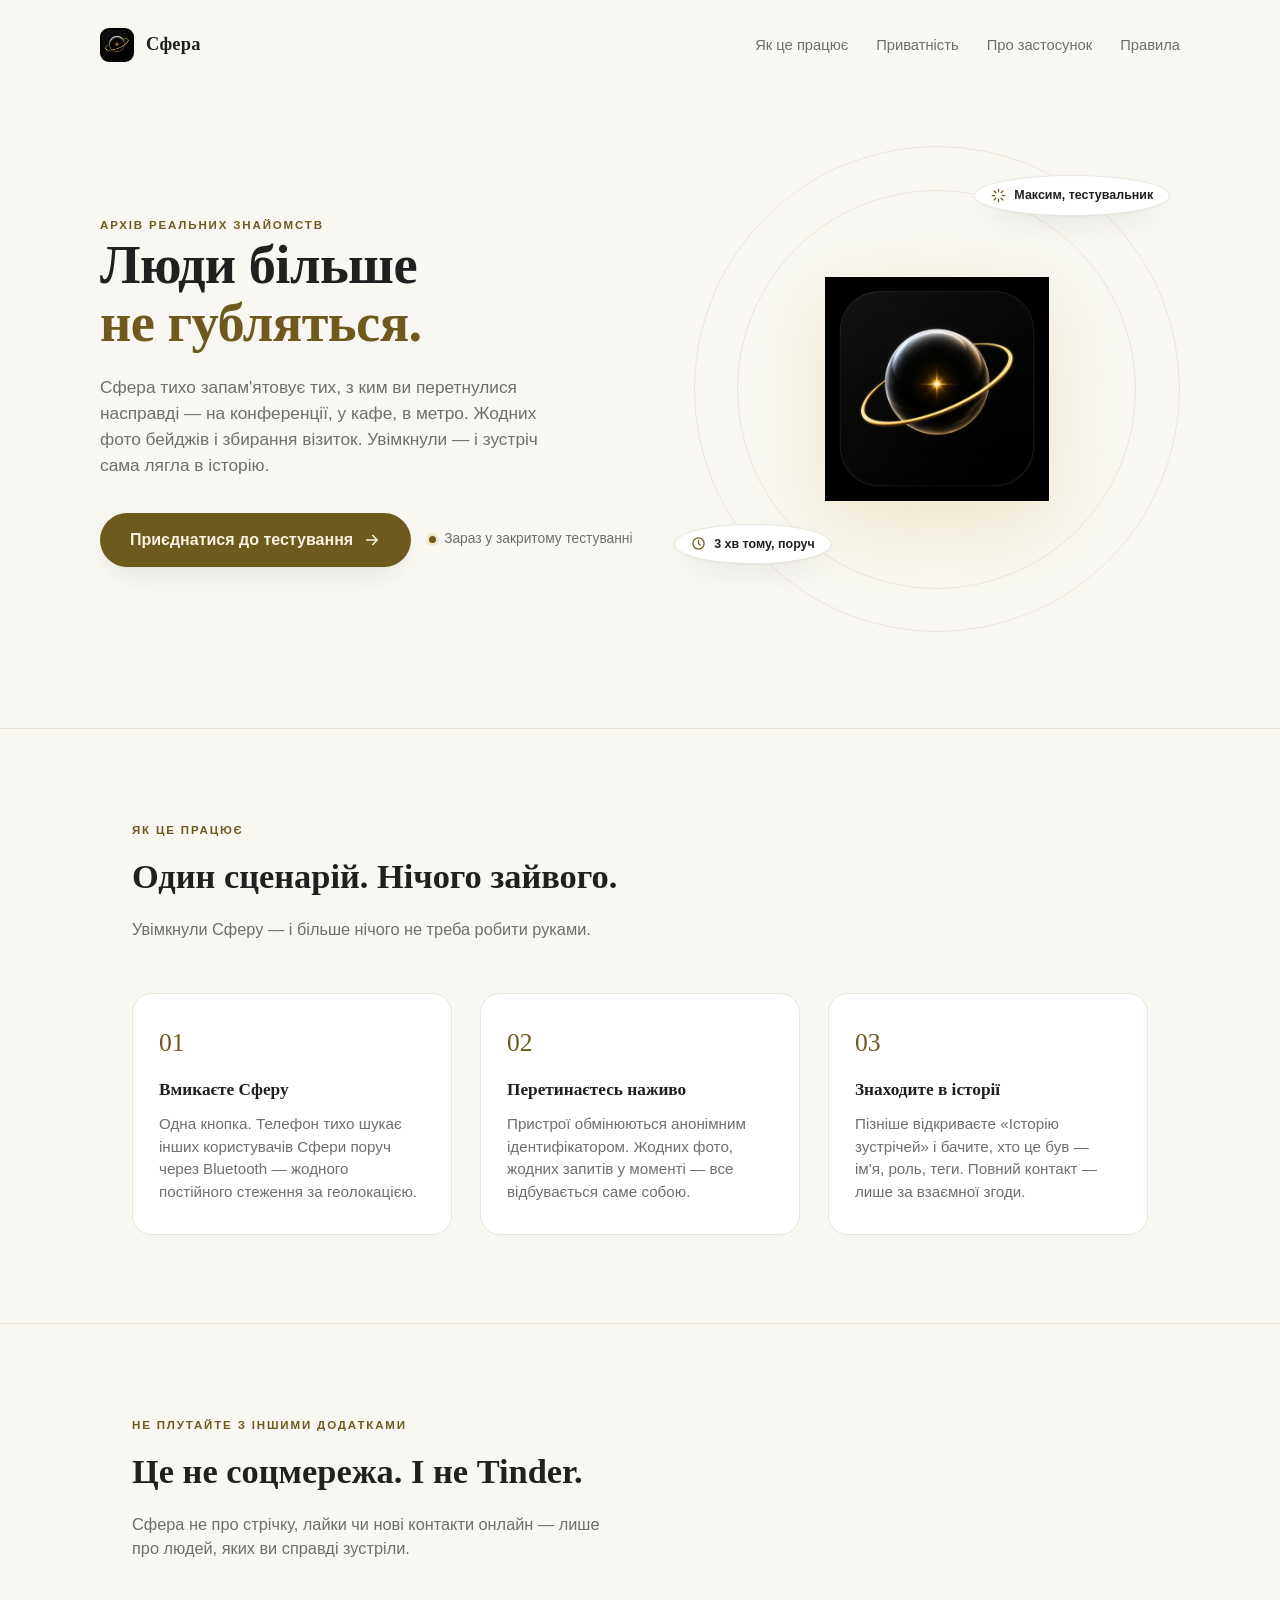
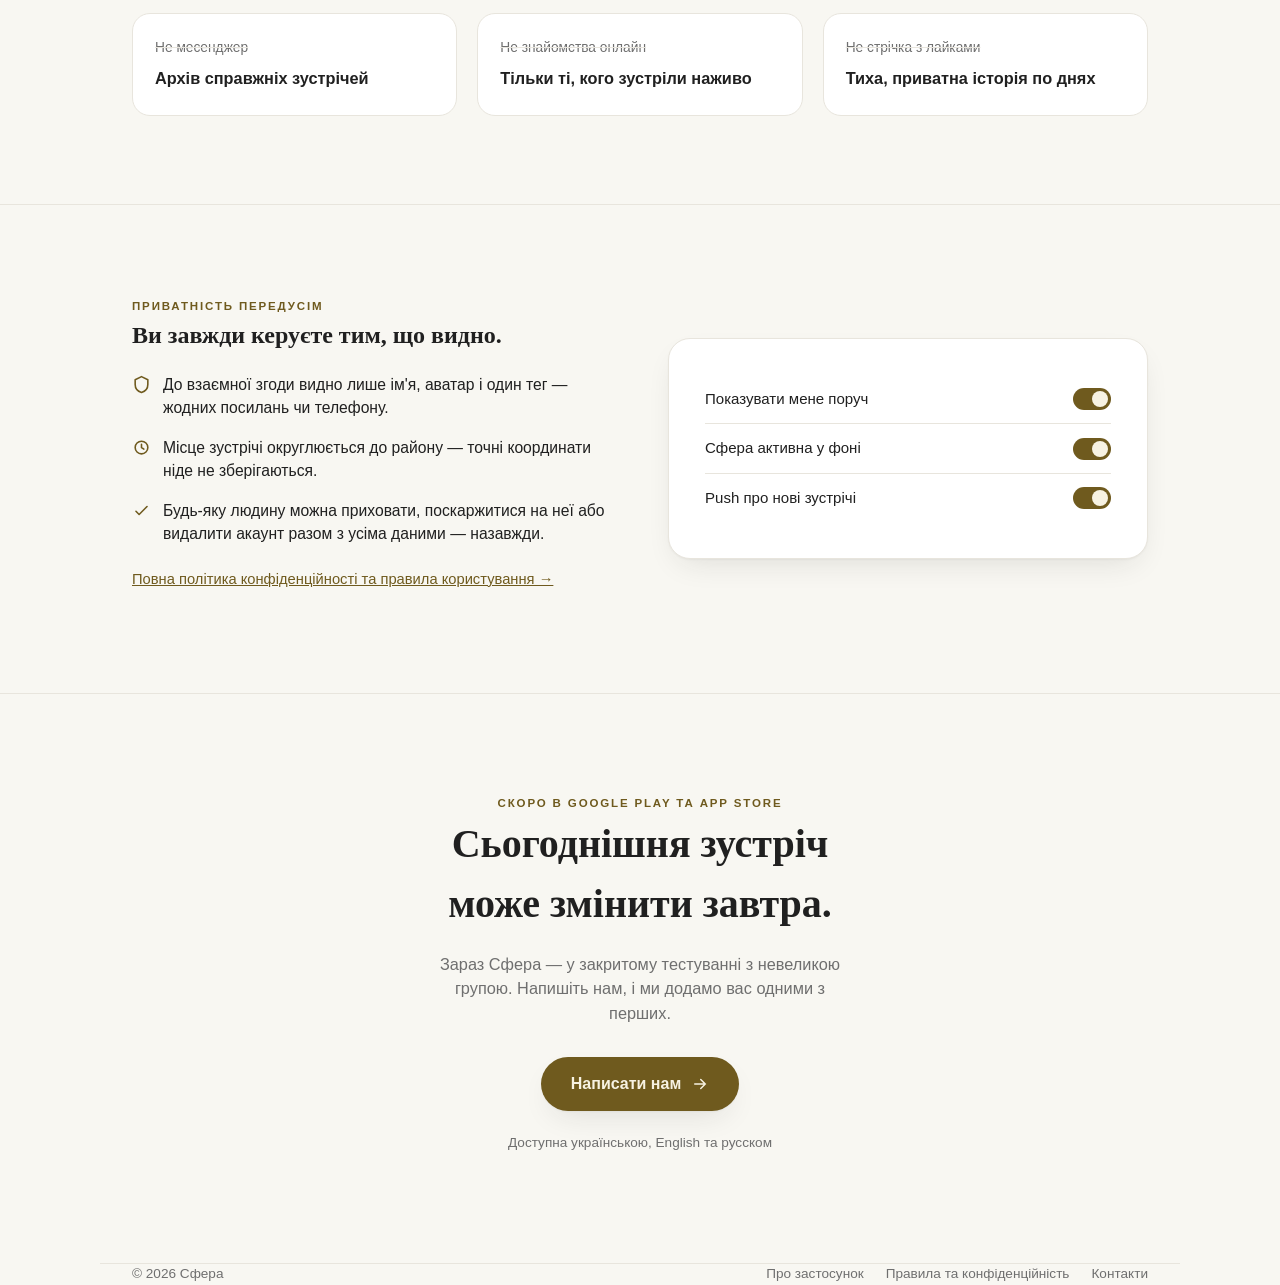
<file: index.html>
<!doctype html>
<html lang="uk">
<head>
<meta charset="utf-8" />
<title>Сфера — люди більше не губляться</title>
<meta name="description" content="Сфера — застосунок, який тихо запам'ятовує людей, з якими ви перетнулися наживо. Не соцмережа, не месенджер: приватний архів реальних знайомств." />
<meta name="viewport" content="width=device-width, initial-scale=1" />
<link rel="icon" href="assets/favicon-32.png" sizes="32x32" />
<link rel="apple-touch-icon" href="assets/apple-touch-icon.png" />
<link rel="stylesheet" href="assets/style.css" />
</head>
<body>

<div class="wrap nav">
  <a class="brand" href="/">
    <img src="assets/logo-512.png" alt="Сфера" />
    Сфера
  </a>
  <div class="nav-links">
    <a href="#how">Як це працює</a>
    <a href="#privacy">Приватність</a>
    <a href="about.html">Про застосунок</a>
    <a href="privacy.html">Правила</a>
  </div>
</div>

<div class="wrap hero">
  <div>
    <span class="eyebrow">Архів реальних знайомств</span>
    <h1>Люди більше<br /><em>не губляться.</em></h1>
    <p class="lede">
      Сфера тихо запам'ятовує тих, з ким ви перетнулися насправді —
      на конференції, у кафе, в метро. Жодних фото бейджів і збирання
      візиток. Увімкнули — і зустріч сама лягла в історію.
    </p>
    <div class="hero-actions">
      <a class="btn-primary" href="#cta">
        Приєднатися до тестування
        <svg viewBox="0 0 24 24" fill="none" stroke="currentColor" stroke-width="2" stroke-linecap="round"><path d="M5 12h14M13 6l6 6-6 6" /></svg>
      </a>
      <span class="status-chip"><span class="status-dot"></span>Зараз у закритому тестуванні</span>
    </div>
  </div>
  <div class="hero-art">
    <div class="orbit"></div>
    <div class="orbit o2"></div>
    <div class="planet-wrap">
      <img src="assets/logo-512.png" alt="" />
    </div>
    <div class="spark s1">
      <svg viewBox="0 0 24 24" fill="none" stroke="currentColor" stroke-width="2" stroke-linecap="round"><path d="M12 2v4M12 18v4M4.9 4.9l2.8 2.8M16.3 16.3l2.8 2.8M2 12h4M18 12h4M4.9 19.1l2.8-2.8M16.3 7.7l2.8-2.8" /></svg>
      Максим, тестувальник
    </div>
    <div class="spark s2">
      <svg viewBox="0 0 24 24" fill="none" stroke="currentColor" stroke-width="2" stroke-linecap="round"><circle cx="12" cy="12" r="9" /><path d="M12 7v5l3 3" /></svg>
      3 хв тому, поруч
    </div>
  </div>
</div>

<section id="how">
  <div class="wrap">
    <div class="section-head">
      <span class="eyebrow">Як це працює</span>
      <h2>Один сценарій. Нічого зайвого.</h2>
      <p>Увімкнули Сферу — і більше нічого не треба робити руками.</p>
    </div>
    <div class="steps">
      <div class="step">
        <span class="step-num">01</span>
        <h3>Вмикаєте Сферу</h3>
        <p>Одна кнопка. Телефон тихо шукає інших користувачів Сфери поруч через Bluetooth — жодного постійного стеження за геолокацією.</p>
      </div>
      <div class="step">
        <span class="step-num">02</span>
        <h3>Перетинаєтесь наживо</h3>
        <p>Пристрої обмінюються анонімним ідентифікатором. Жодних фото, жодних запитів у моменті — все відбувається саме собою.</p>
      </div>
      <div class="step">
        <span class="step-num">03</span>
        <h3>Знаходите в історії</h3>
        <p>Пізніше відкриваєте «Історію зустрічей» і бачите, хто це був — ім'я, роль, теги. Повний контакт — лише за взаємної згоди.</p>
      </div>
    </div>
  </div>
</section>

<section>
  <div class="wrap">
    <div class="section-head">
      <span class="eyebrow">Не плутайте з іншими додатками</span>
      <h2>Це не соцмережа. І не Tinder.</h2>
      <p>Сфера не про стрічку, лайки чи нові контакти онлайн — лише про людей, яких ви справді зустріли.</p>
    </div>
    <div class="compare">
      <div class="card">
        <div class="not">Не месенджер</div>
        <div class="is">Архів справжніх зустрічей</div>
      </div>
      <div class="card">
        <div class="not">Не знайомства онлайн</div>
        <div class="is">Тільки ті, кого зустріли наживо</div>
      </div>
      <div class="card">
        <div class="not">Не стрічка з лайками</div>
        <div class="is">Тиха, приватна історія по днях</div>
      </div>
    </div>
  </div>
</section>

<section id="privacy">
  <div class="wrap privacy">
    <div>
      <span class="eyebrow">Приватність передусім</span>
      <h2>Ви завжди керуєте тим, що видно.</h2>
      <ul>
        <li>
          <svg viewBox="0 0 24 24" fill="none" stroke="currentColor" stroke-width="2" stroke-linecap="round" stroke-linejoin="round"><path d="M12 2 4 6v6c0 5 3.4 8.7 8 10 4.6-1.3 8-5 8-10V6l-8-4Z" /></svg>
          До взаємної згоди видно лише ім'я, аватар і один тег — жодних посилань чи телефону.
        </li>
        <li>
          <svg viewBox="0 0 24 24" fill="none" stroke="currentColor" stroke-width="2" stroke-linecap="round" stroke-linejoin="round"><path d="M12 20a8 8 0 1 0 0-16 8 8 0 0 0 0 16Z" /><path d="M12 8v4l3 2" /></svg>
          Місце зустрічі округлюється до району — точні координати ніде не зберігаються.
        </li>
        <li>
          <svg viewBox="0 0 24 24" fill="none" stroke="currentColor" stroke-width="2" stroke-linecap="round" stroke-linejoin="round"><path d="m5 13 4 4L19 7" /></svg>
          Будь-яку людину можна приховати, поскаржитися на неї або видалити акаунт разом з усіма даними — назавжди.
        </li>
      </ul>
      <p style="margin-top: 22px; font-size: 0.92rem;"><a href="privacy.html" style="color: var(--accent-deep); text-decoration: underline;">Повна політика конфіденційності та правила користування →</a></p>
    </div>
    <div class="privacy-card">
      <div class="row">Показувати мене поруч<div class="toggle"></div></div>
      <div class="row">Сфера активна у фоні<div class="toggle"></div></div>
      <div class="row">Push про нові зустрічі<div class="toggle"></div></div>
    </div>
  </div>
</section>

<section id="cta" class="cta-final">
  <div class="wrap">
    <span class="eyebrow">Скоро в Google Play та App Store</span>
    <h2>Сьогоднішня зустріч<br />може змінити завтра.</h2>
    <p>Зараз Сфера — у закритому тестуванні з невеликою групою. Напишіть нам, і ми додамо вас одними з перших.</p>
    <a class="btn-primary" href="mailto:sferaapps@gmail.com?subject=Хочу%20в%20тестування%20Сфери">
      Написати нам
      <svg viewBox="0 0 24 24" fill="none" stroke="currentColor" stroke-width="2" stroke-linecap="round"><path d="M5 12h14M13 6l6 6-6 6" /></svg>
    </a>
    <div class="langs">Доступна українською, English та русском</div>
  </div>
</section>

<footer class="wrap">
  <div>© 2026 Сфера</div>
  <div class="foot-links">
    <a href="about.html">Про застосунок</a>
    <a href="privacy.html">Правила та конфіденційність</a>
    <a href="mailto:sferaapps@gmail.com">Контакти</a>
  </div>
</footer>

</body>
</html>
</file>
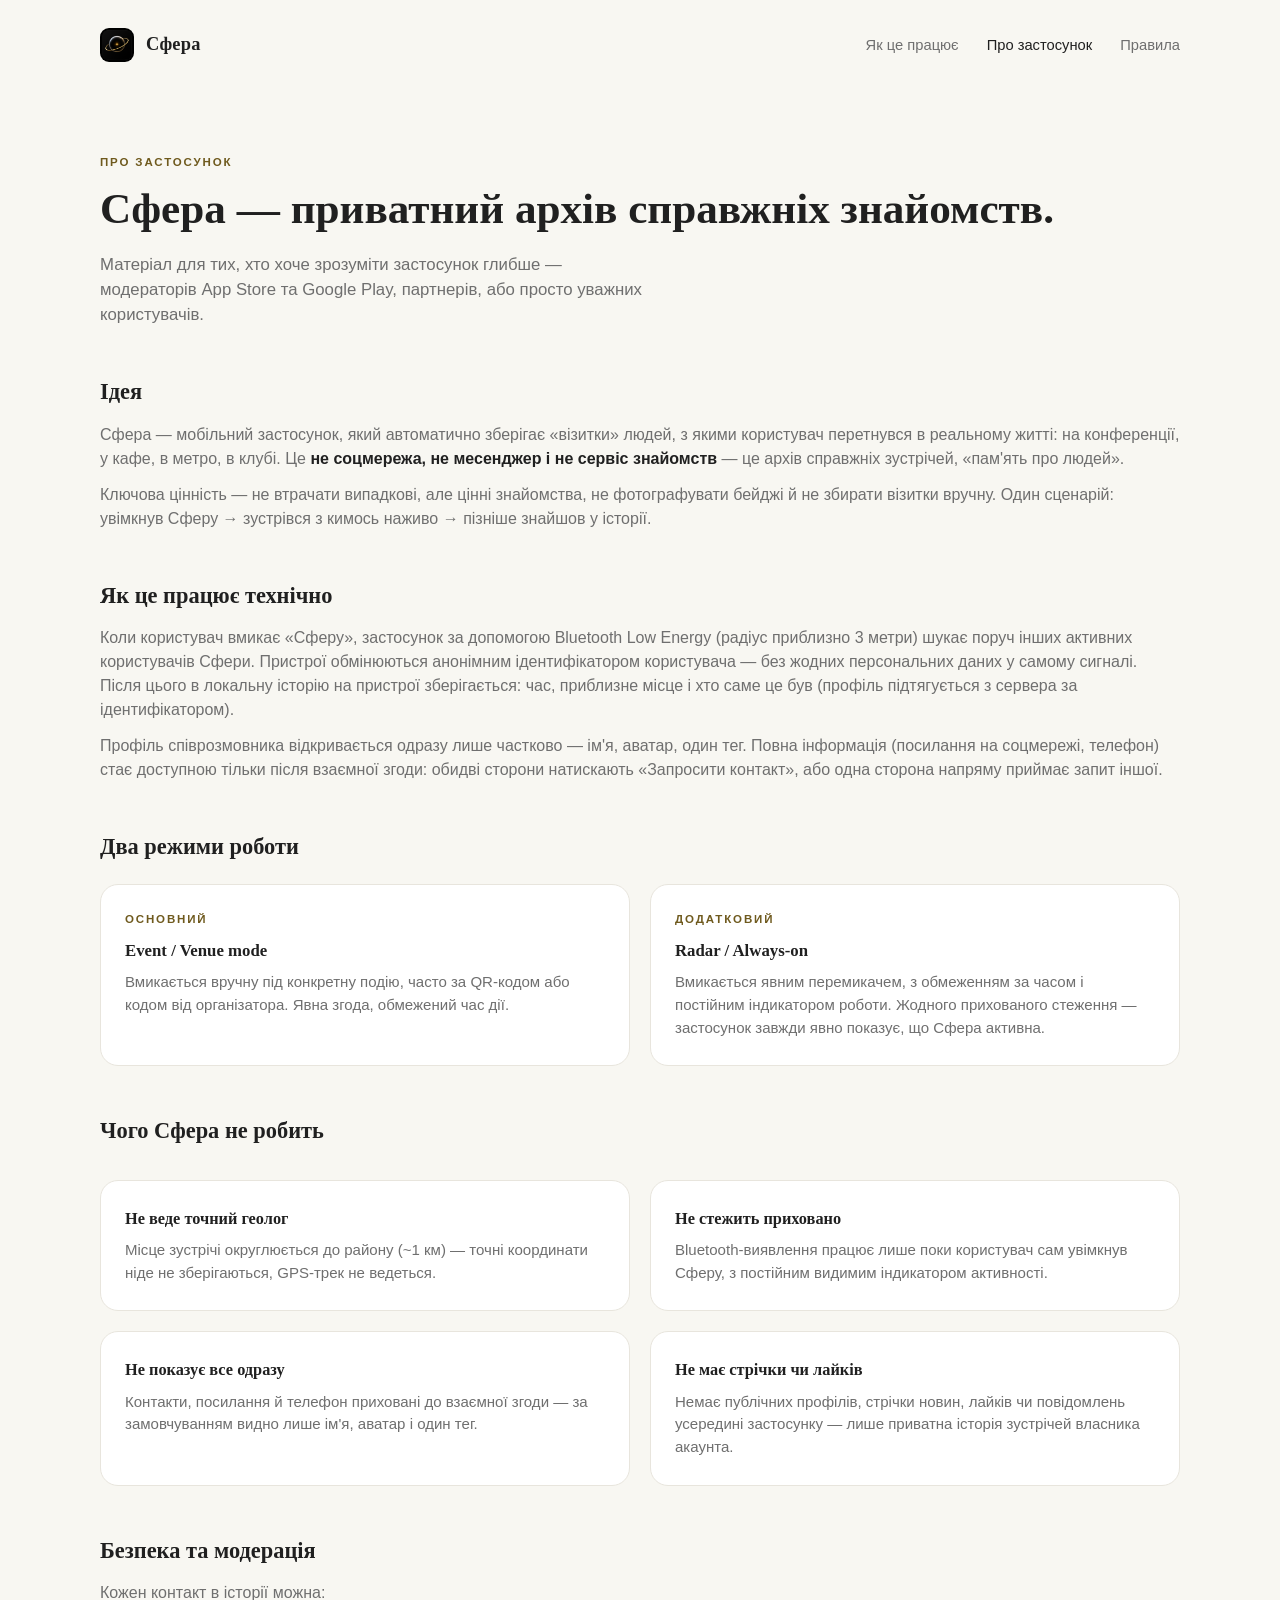
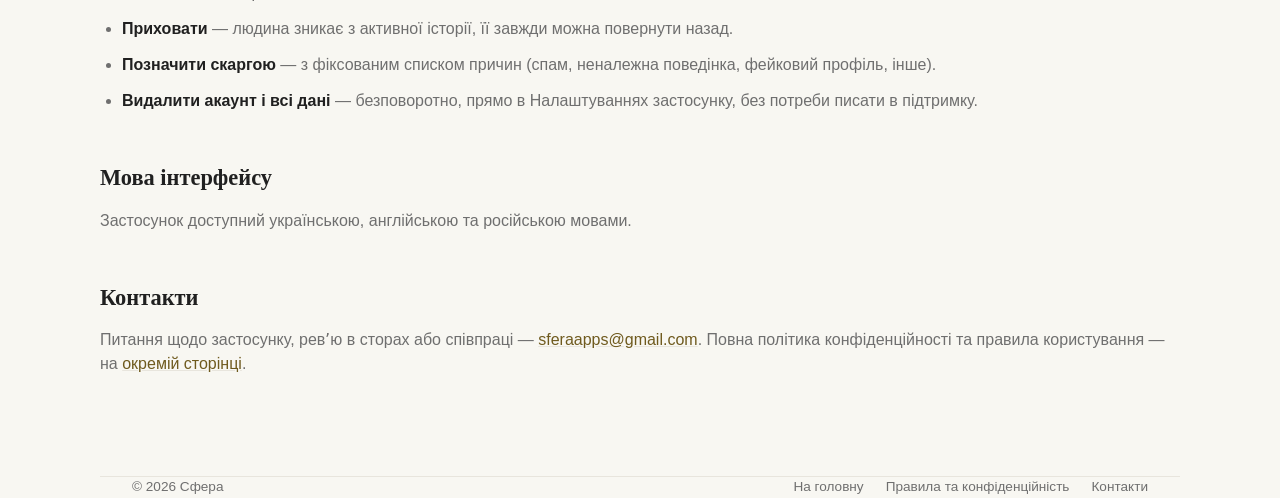
<file: about.html>
<!doctype html>
<html lang="uk">
<head>
<meta charset="utf-8" />
<title>Про застосунок — Сфера</title>
<meta name="description" content="Детальніше про Сферу: як працює виявлення поруч через Bluetooth, два режими роботи, які дані зберігаються і навіщо. Матеріал для App Store та Google Play." />
<meta name="viewport" content="width=device-width, initial-scale=1" />
<link rel="icon" href="assets/favicon-32.png" sizes="32x32" />
<link rel="apple-touch-icon" href="assets/apple-touch-icon.png" />
<link rel="stylesheet" href="assets/style.css" />
</head>
<body>

<div class="wrap nav">
  <a class="brand" href="/">
    <img src="assets/logo-512.png" alt="Сфера" />
    Сфера
  </a>
  <div class="nav-links">
    <a href="index.html#how">Як це працює</a>
    <a href="about.html" aria-current="page">Про застосунок</a>
    <a href="privacy.html">Правила</a>
  </div>
</div>

<div class="wrap page-head">
  <span class="eyebrow">Про застосунок</span>
  <h1>Сфера — приватний архів справжніх знайомств.</h1>
  <p class="lede">
    Матеріал для тих, хто хоче зрозуміти застосунок глибше — модераторів
    App Store та Google Play, партнерів, або просто уважних користувачів.
  </p>
</div>

<div class="wrap content">
  <h2>Ідея</h2>
  <p>
    Сфера — мобільний застосунок, який автоматично зберігає «візитки»
    людей, з якими користувач перетнувся в реальному житті: на
    конференції, у кафе, в метро, в клубі. Це <strong>не соцмережа, не
    месенджер і не сервіс знайомств</strong> — це архів справжніх
    зустрічей, «пам'ять про людей».
  </p>
  <p>
    Ключова цінність — не втрачати випадкові, але цінні знайомства, не
    фотографувати бейджі й не збирати візитки вручну. Один сценарій:
    увімкнув Сферу → зустрівся з кимось наживо → пізніше знайшов у
    історії.
  </p>

  <h2>Як це працює технічно</h2>
  <p>
    Коли користувач вмикає «Сферу», застосунок за допомогою Bluetooth
    Low Energy (радіус приблизно 3 метри) шукає поруч інших активних
    користувачів Сфери. Пристрої обмінюються анонімним ідентифікатором
    користувача — без жодних персональних даних у самому сигналі. Після
    цього в локальну історію на пристрої зберігається: час, приблизне
    місце і хто саме це був (профіль підтягується з сервера за
    ідентифікатором).
  </p>
  <p>
    Профіль співрозмовника відкривається одразу лише частково — ім'я,
    аватар, один тег. Повна інформація (посилання на соцмережі,
    телефон) стає доступною тільки після взаємної згоди: обидві сторони
    натискають «Запросити контакт», або одна сторона напряму приймає
    запит іншої.
  </p>

  <h2>Два режими роботи</h2>
  <div class="modes-grid">
    <div class="mode-card">
      <span class="eyebrow">Основний</span>
      <h3>Event / Venue mode</h3>
      <p>Вмикається вручну під конкретну подію, часто за QR-кодом або кодом від організатора. Явна згода, обмежений час дії.</p>
    </div>
    <div class="mode-card">
      <span class="eyebrow">Додатковий</span>
      <h3>Radar / Always-on</h3>
      <p>Вмикається явним перемикачем, з обмеженням за часом і постійним індикатором роботи. Жодного прихованого стеження — застосунок завжди явно показує, що Сфера активна.</p>
    </div>
  </div>

  <h2>Чого Сфера не робить</h2>
  <div class="cards-grid">
    <div class="info-card">
      <h3>Не веде точний геолог</h3>
      <p>Місце зустрічі округлюється до району (~1 км) — точні координати ніде не зберігаються, GPS-трек не ведеться.</p>
    </div>
    <div class="info-card">
      <h3>Не стежить приховано</h3>
      <p>Bluetooth-виявлення працює лише поки користувач сам увімкнув Сферу, з постійним видимим індикатором активності.</p>
    </div>
    <div class="info-card">
      <h3>Не показує все одразу</h3>
      <p>Контакти, посилання й телефон приховані до взаємної згоди — за замовчуванням видно лише ім'я, аватар і один тег.</p>
    </div>
    <div class="info-card">
      <h3>Не має стрічки чи лайків</h3>
      <p>Немає публічних профілів, стрічки новин, лайків чи повідомлень усередині застосунку — лише приватна історія зустрічей власника акаунта.</p>
    </div>
  </div>

  <h2>Безпека та модерація</h2>
  <p>Кожен контакт в історії можна:</p>
  <ul>
    <li><strong>Приховати</strong> — людина зникає з активної історії, її завжди можна повернути назад.</li>
    <li><strong>Позначити скаргою</strong> — з фіксованим списком причин (спам, неналежна поведінка, фейковий профіль, інше).</li>
    <li><strong>Видалити акаунт і всі дані</strong> — безповоротно, прямо в Налаштуваннях застосунку, без потреби писати в підтримку.</li>
  </ul>

  <h2>Мова інтерфейсу</h2>
  <p>Застосунок доступний українською, англійською та російською мовами.</p>

  <h2>Контакти</h2>
  <p>
    Питання щодо застосунку, ревʼю в сторах або співпраці —
    <a href="mailto:sferaapps@gmail.com">sferaapps@gmail.com</a>.
    Повна політика конфіденційності та правила користування —
    на <a href="privacy.html">окремій сторінці</a>.
  </p>
</div>

<footer class="wrap">
  <div>© 2026 Сфера</div>
  <div class="foot-links">
    <a href="index.html">На головну</a>
    <a href="privacy.html">Правила та конфіденційність</a>
    <a href="mailto:sferaapps@gmail.com">Контакти</a>
  </div>
</footer>

</body>
</html>
</file>
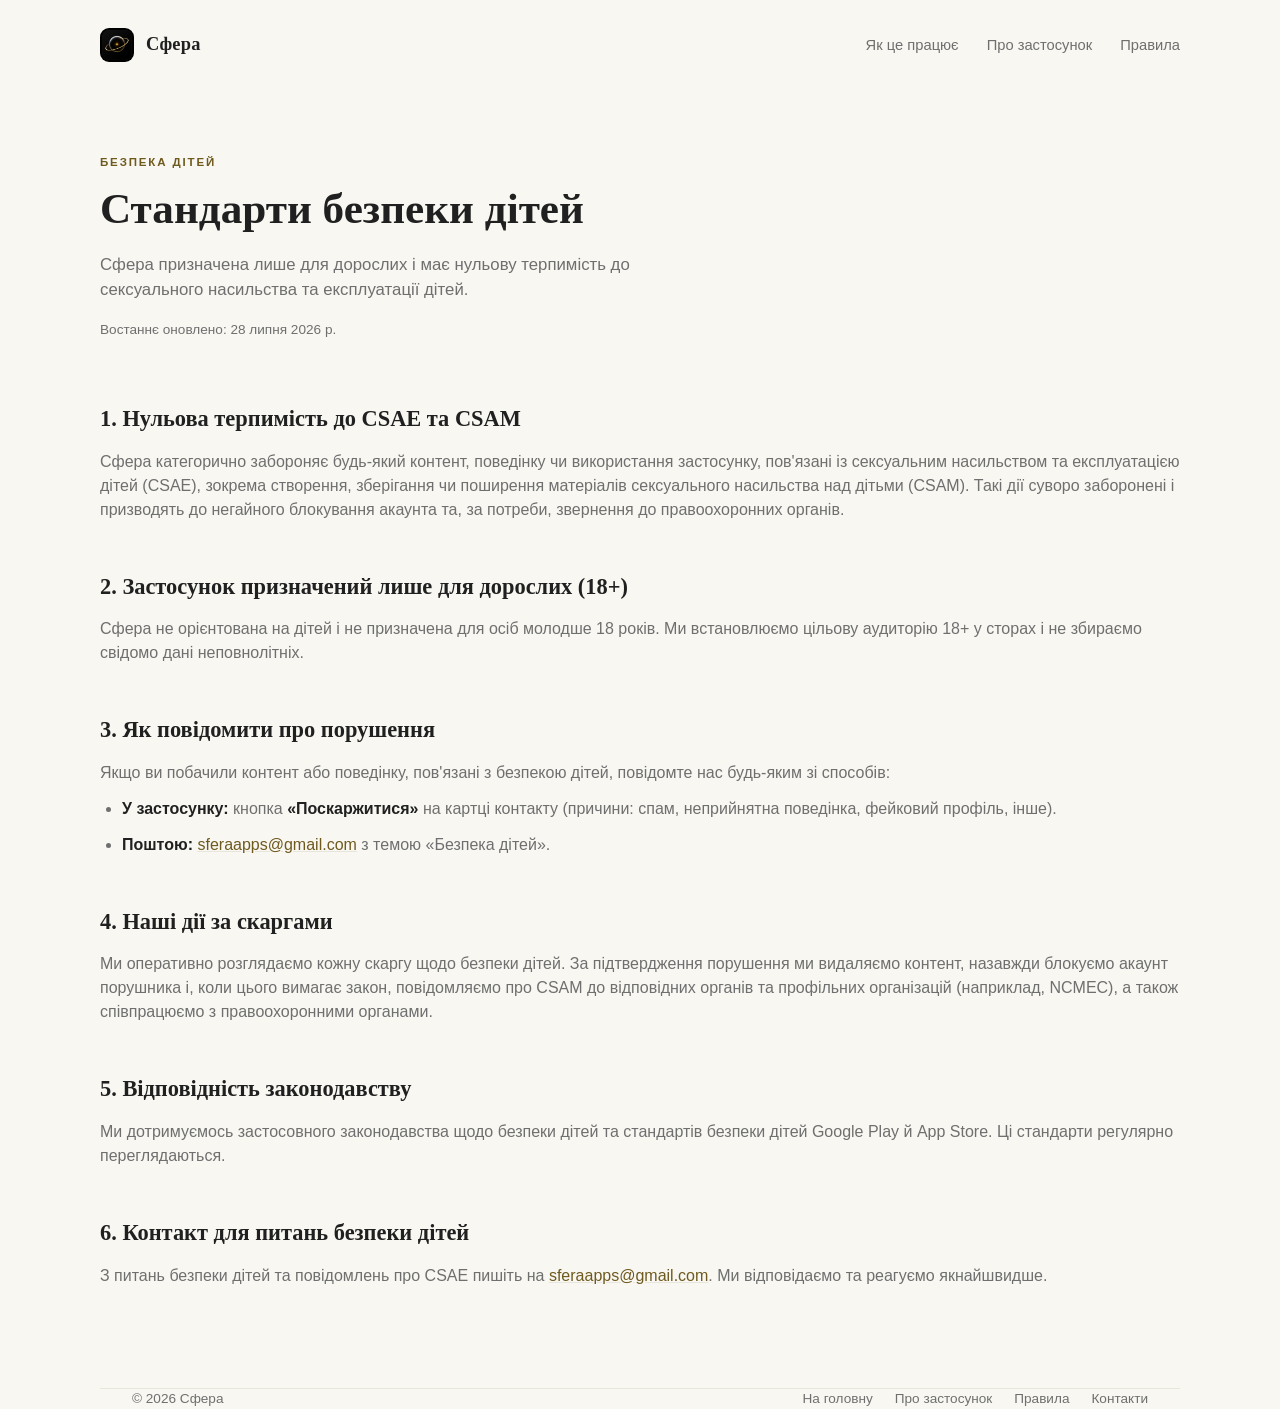
<file: child-safety.html>
<!doctype html>
<html lang="uk">
<head>
<meta charset="utf-8" />
<title>Стандарти безпеки дітей — Сфера</title>
<meta name="description" content="Стандарти безпеки дітей у застосунку Сфера: заборона CSAE/CSAM, як повідомити про порушення, наші дії та відповідність законодавству." />
<meta name="viewport" content="width=device-width, initial-scale=1" />
<link rel="icon" href="assets/favicon-32.png" sizes="32x32" />
<link rel="apple-touch-icon" href="assets/apple-touch-icon.png" />
<link rel="stylesheet" href="assets/style.css" />
</head>
<body>

<div class="wrap nav">
  <a class="brand" href="/">
    <img src="assets/logo-512.png" alt="Сфера" />
    Сфера
  </a>
  <div class="nav-links">
    <a href="index.html#how">Як це працює</a>
    <a href="about.html">Про застосунок</a>
    <a href="privacy.html">Правила</a>
  </div>
</div>

<div class="wrap page-head">
  <span class="eyebrow">Безпека дітей</span>
  <h1>Стандарти безпеки дітей</h1>
  <p class="lede">
    Сфера призначена лише для дорослих і має нульову терпимість до
    сексуального насильства та експлуатації дітей.
  </p>
  <p class="updated">Востаннє оновлено: 28 липня 2026 р.</p>
</div>

<div class="wrap content">
  <h2>1. Нульова терпимість до CSAE та CSAM</h2>
  <p>Сфера категорично забороняє будь-який контент, поведінку чи використання застосунку, пов'язані із сексуальним насильством та експлуатацією дітей (CSAE), зокрема створення, зберігання чи поширення матеріалів сексуального насильства над дітьми (CSAM). Такі дії суворо заборонені і призводять до негайного блокування акаунта та, за потреби, звернення до правоохоронних органів.</p>

  <h2>2. Застосунок призначений лише для дорослих (18+)</h2>
  <p>Сфера не орієнтована на дітей і не призначена для осіб молодше 18 років. Ми встановлюємо цільову аудиторію 18+ у сторах і не збираємо свідомо дані неповнолітніх.</p>

  <h2>3. Як повідомити про порушення</h2>
  <p>Якщо ви побачили контент або поведінку, пов'язані з безпекою дітей, повідомте нас будь-яким зі способів:</p>
  <ul>
    <li><strong>У застосунку:</strong> кнопка <strong>«Поскаржитися»</strong> на картці контакту (причини: спам, неприйнятна поведінка, фейковий профіль, інше).</li>
    <li><strong>Поштою:</strong> <a href="mailto:sferaapps@gmail.com?subject=Child%20Safety%20/%20Безпека%20дітей">sferaapps@gmail.com</a> з темою «Безпека дітей».</li>
  </ul>

  <h2>4. Наші дії за скаргами</h2>
  <p>Ми оперативно розглядаємо кожну скаргу щодо безпеки дітей. За підтвердження порушення ми видаляємо контент, назавжди блокуємо акаунт порушника і, коли цього вимагає закон, повідомляємо про CSAM до відповідних органів та профільних організацій (наприклад, NCMEC), а також співпрацюємо з правоохоронними органами.</p>

  <h2>5. Відповідність законодавству</h2>
  <p>Ми дотримуємось застосовного законодавства щодо безпеки дітей та стандартів безпеки дітей Google Play й App Store. Ці стандарти регулярно переглядаються.</p>

  <h2>6. Контакт для питань безпеки дітей</h2>
  <p>З питань безпеки дітей та повідомлень про CSAE пишіть на <a href="mailto:sferaapps@gmail.com?subject=Child%20Safety%20/%20Безпека%20дітей">sferaapps@gmail.com</a>. Ми відповідаємо та реагуємо якнайшвидше.</p>
</div>

<footer class="wrap">
  <div>© 2026 Сфера</div>
  <div class="foot-links">
    <a href="index.html">На головну</a>
    <a href="about.html">Про застосунок</a>
    <a href="privacy.html">Правила</a>
    <a href="mailto:sferaapps@gmail.com">Контакти</a>
  </div>
</footer>

</body>
</html>
</file>
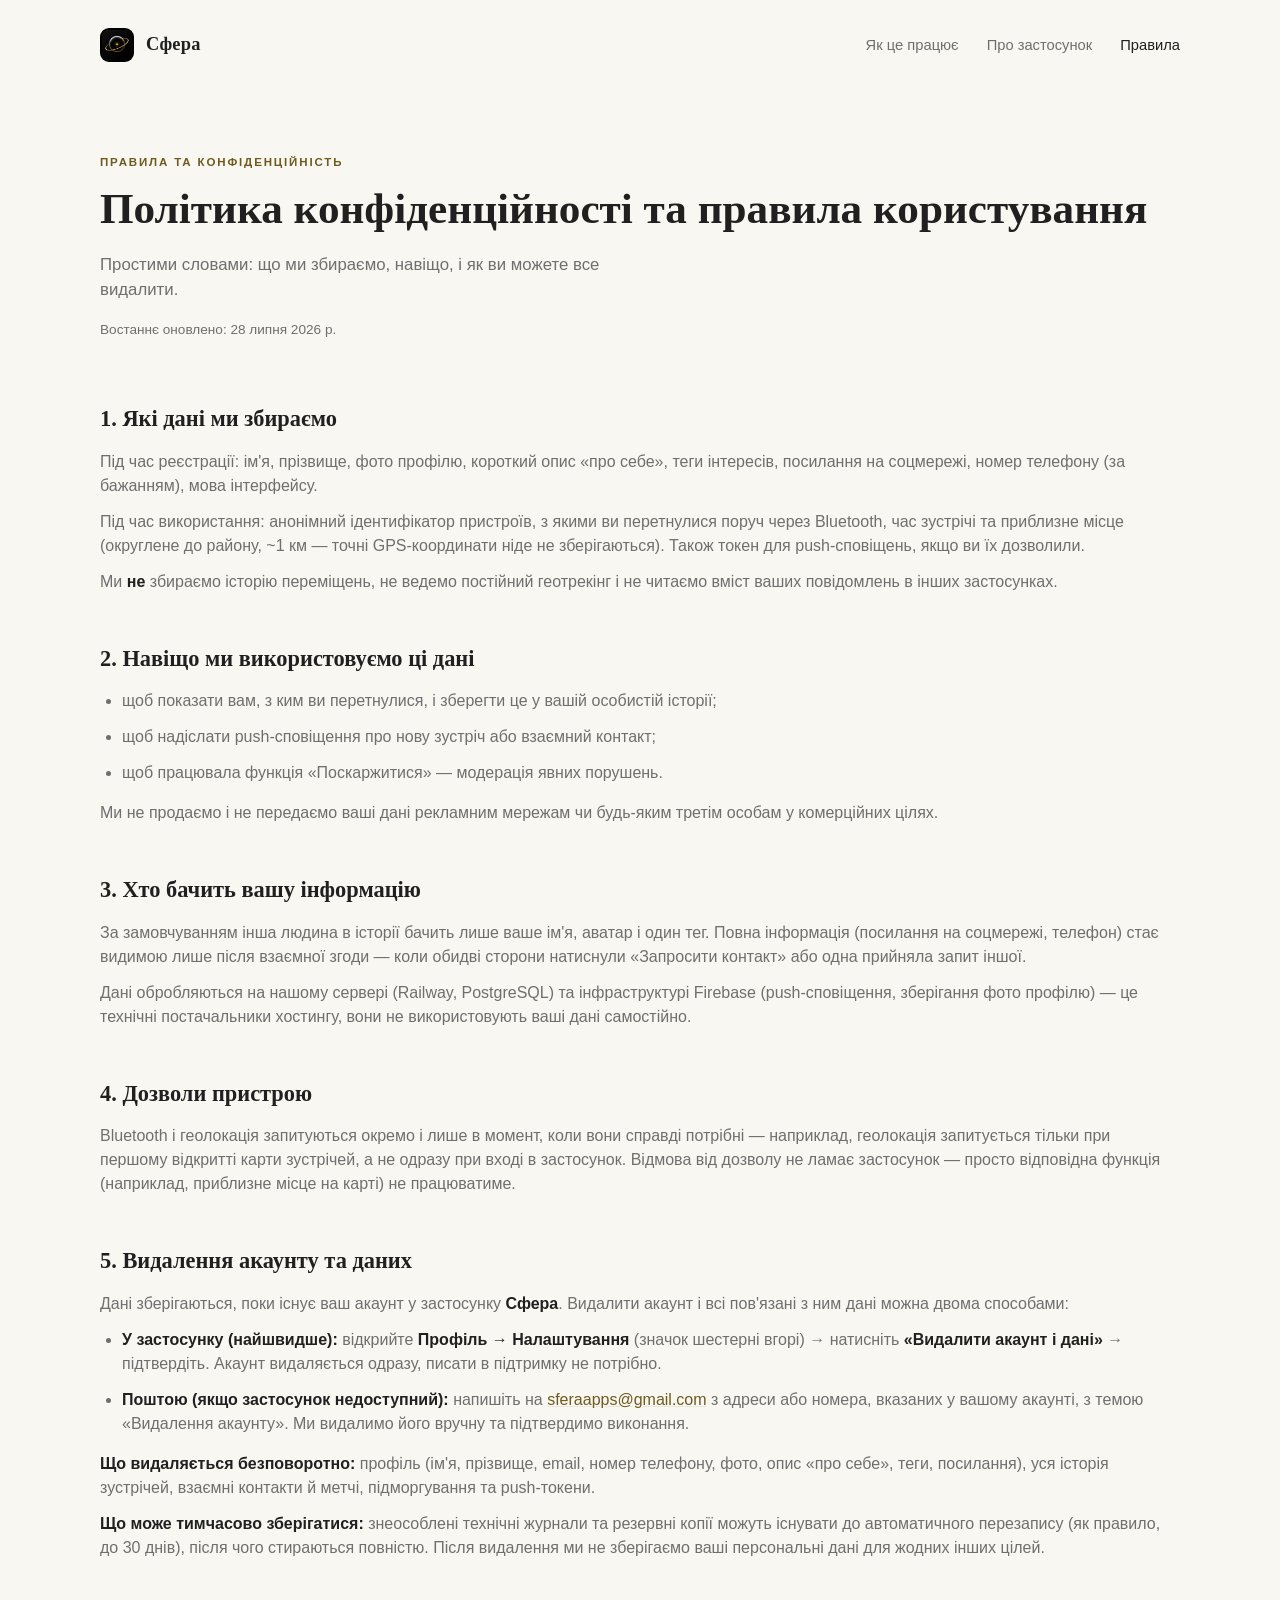
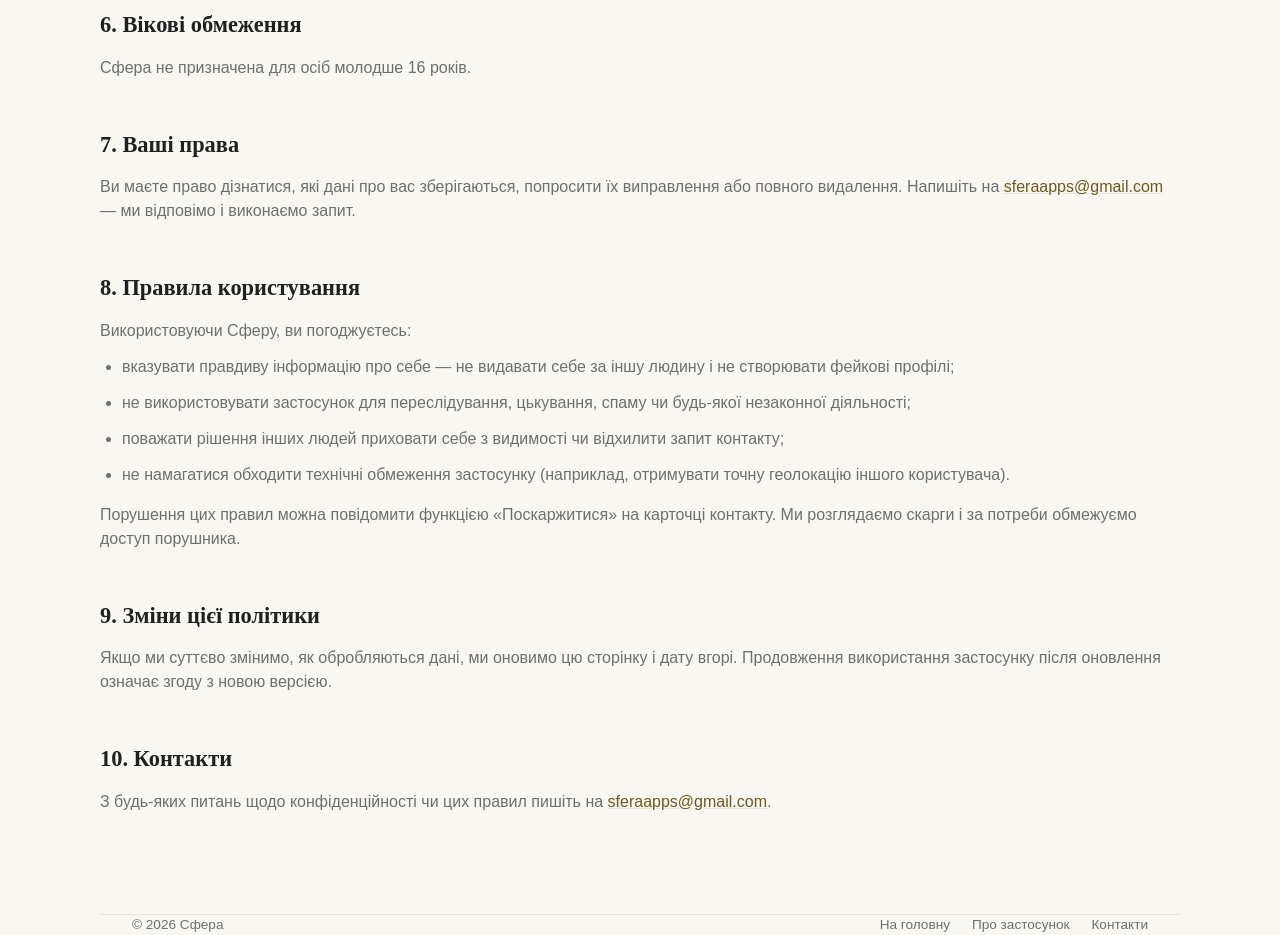
<file: privacy.html>
<!doctype html>
<html lang="uk">
<head>
<meta charset="utf-8" />
<title>Правила та конфіденційність — Сфера</title>
<meta name="description" content="Політика конфіденційності та правила користування застосунком Сфера: які дані збираються, як зберігаються, як їх видалити, і правила поведінки в застосунку." />
<meta name="viewport" content="width=device-width, initial-scale=1" />
<link rel="icon" href="assets/favicon-32.png" sizes="32x32" />
<link rel="apple-touch-icon" href="assets/apple-touch-icon.png" />
<link rel="stylesheet" href="assets/style.css" />
</head>
<body>

<div class="wrap nav">
  <a class="brand" href="/">
    <img src="assets/logo-512.png" alt="Сфера" />
    Сфера
  </a>
  <div class="nav-links">
    <a href="index.html#how">Як це працює</a>
    <a href="about.html">Про застосунок</a>
    <a href="privacy.html" aria-current="page">Правила</a>
  </div>
</div>

<div class="wrap page-head">
  <span class="eyebrow">Правила та конфіденційність</span>
  <h1>Політика конфіденційності та правила користування</h1>
  <p class="lede">
    Простими словами: що ми збираємо, навіщо, і як ви можете все видалити.
  </p>
  <p class="updated">Востаннє оновлено: 28 липня 2026 р.</p>
</div>

<div class="wrap content">
  <h2>1. Які дані ми збираємо</h2>
  <p>Під час реєстрації: ім'я, прізвище, фото профілю, короткий опис «про себе», теги інтересів, посилання на соцмережі, номер телефону (за бажанням), мова інтерфейсу.</p>
  <p>Під час використання: анонімний ідентифікатор пристроїв, з якими ви перетнулися поруч через Bluetooth, час зустрічі та приблизне місце (округлене до району, ~1 км — точні GPS-координати ніде не зберігаються). Також токен для push-сповіщень, якщо ви їх дозволили.</p>
  <p>Ми <strong>не</strong> збираємо історію переміщень, не ведемо постійний геотрекінг і не читаємо вміст ваших повідомлень в інших застосунках.</p>

  <h2>2. Навіщо ми використовуємо ці дані</h2>
  <ul>
    <li>щоб показати вам, з ким ви перетнулися, і зберегти це у вашій особистій історії;</li>
    <li>щоб надіслати push-сповіщення про нову зустріч або взаємний контакт;</li>
    <li>щоб працювала функція «Поскаржитися» — модерація явних порушень.</li>
  </ul>
  <p>Ми не продаємо і не передаємо ваші дані рекламним мережам чи будь-яким третім особам у комерційних цілях.</p>

  <h2>3. Хто бачить вашу інформацію</h2>
  <p>За замовчуванням інша людина в історії бачить лише ваше ім'я, аватар і один тег. Повна інформація (посилання на соцмережі, телефон) стає видимою лише після взаємної згоди — коли обидві сторони натиснули «Запросити контакт» або одна прийняла запит іншої.</p>
  <p>Дані обробляються на нашому сервері (Railway, PostgreSQL) та інфраструктурі Firebase (push-сповіщення, зберігання фото профілю) — це технічні постачальники хостингу, вони не використовують ваші дані самостійно.</p>

  <h2>4. Дозволи пристрою</h2>
  <p>Bluetooth і геолокація запитуються окремо і лише в момент, коли вони справді потрібні — наприклад, геолокація запитується тільки при першому відкритті карти зустрічей, а не одразу при вході в застосунок. Відмова від дозволу не ламає застосунок — просто відповідна функція (наприклад, приблизне місце на карті) не працюватиме.</p>

  <h2 id="delete">5. Видалення акаунту та даних</h2>
  <p>Дані зберігаються, поки існує ваш акаунт у застосунку <strong>Сфера</strong>. Видалити акаунт і всі пов'язані з ним дані можна двома способами:</p>
  <ul>
    <li><strong>У застосунку (найшвидше):</strong> відкрийте <strong>Профіль → Налаштування</strong> (значок шестерні вгорі) → натисніть <strong>«Видалити акаунт і дані»</strong> → підтвердіть. Акаунт видаляється одразу, писати в підтримку не потрібно.</li>
    <li><strong>Поштою (якщо застосунок недоступний):</strong> напишіть на <a href="mailto:sferaapps@gmail.com?subject=Видалення%20акаунту">sferaapps@gmail.com</a> з адреси або номера, вказаних у вашому акаунті, з темою «Видалення акаунту». Ми видалимо його вручну та підтвердимо виконання.</li>
  </ul>
  <p><strong>Що видаляється безповоротно:</strong> профіль (ім'я, прізвище, email, номер телефону, фото, опис «про себе», теги, посилання), уся історія зустрічей, взаємні контакти й метчі, підморгування та push-токени.</p>
  <p><strong>Що може тимчасово зберігатися:</strong> знеособлені технічні журнали та резервні копії можуть існувати до автоматичного перезапису (як правило, до 30 днів), після чого стираються повністю. Після видалення ми не зберігаємо ваші персональні дані для жодних інших цілей.</p>

  <h2>6. Вікові обмеження</h2>
  <p>Сфера не призначена для осіб молодше 16 років.</p>

  <h2>7. Ваші права</h2>
  <p>Ви маєте право дізнатися, які дані про вас зберігаються, попросити їх виправлення або повного видалення. Напишіть на <a href="mailto:sferaapps@gmail.com">sferaapps@gmail.com</a> — ми відповімо і виконаємо запит.</p>

  <h2>8. Правила користування</h2>
  <p>Використовуючи Сферу, ви погоджуєтесь:</p>
  <ul>
    <li>вказувати правдиву інформацію про себе — не видавати себе за іншу людину і не створювати фейкові профілі;</li>
    <li>не використовувати застосунок для переслідування, цькування, спаму чи будь-якої незаконної діяльності;</li>
    <li>поважати рішення інших людей приховати себе з видимості чи відхилити запит контакту;</li>
    <li>не намагатися обходити технічні обмеження застосунку (наприклад, отримувати точну геолокацію іншого користувача).</li>
  </ul>
  <p>Порушення цих правил можна повідомити функцією «Поскаржитися» на карточці контакту. Ми розглядаємо скарги і за потреби обмежуємо доступ порушника.</p>

  <h2>9. Зміни цієї політики</h2>
  <p>Якщо ми суттєво змінимо, як обробляються дані, ми оновимо цю сторінку і дату вгорі. Продовження використання застосунку після оновлення означає згоду з новою версією.</p>

  <h2>10. Контакти</h2>
  <p>З будь-яких питань щодо конфіденційності чи цих правил пишіть на <a href="mailto:sferaapps@gmail.com">sferaapps@gmail.com</a>.</p>
</div>

<footer class="wrap">
  <div>© 2026 Сфера</div>
  <div class="foot-links">
    <a href="index.html">На головну</a>
    <a href="about.html">Про застосунок</a>
    <a href="mailto:sferaapps@gmail.com">Контакти</a>
  </div>
</footer>

</body>
</html>
</file>
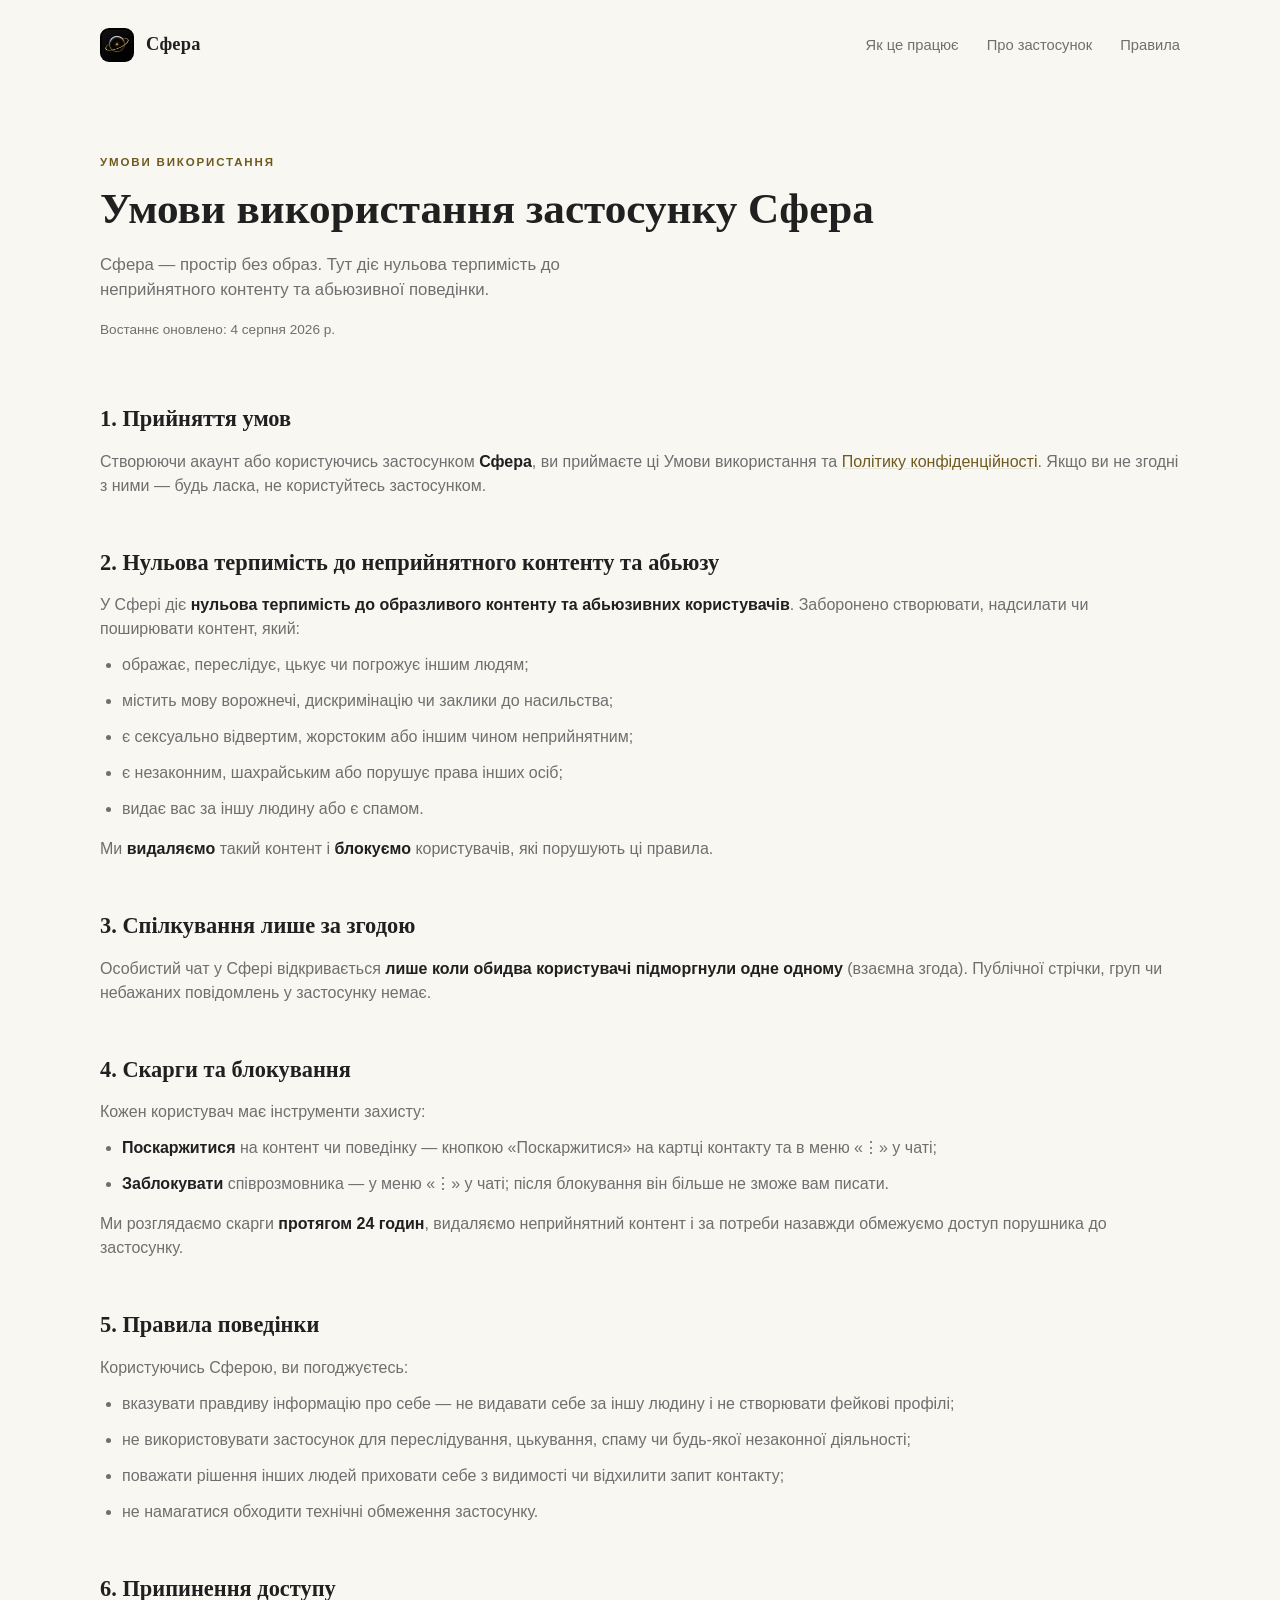
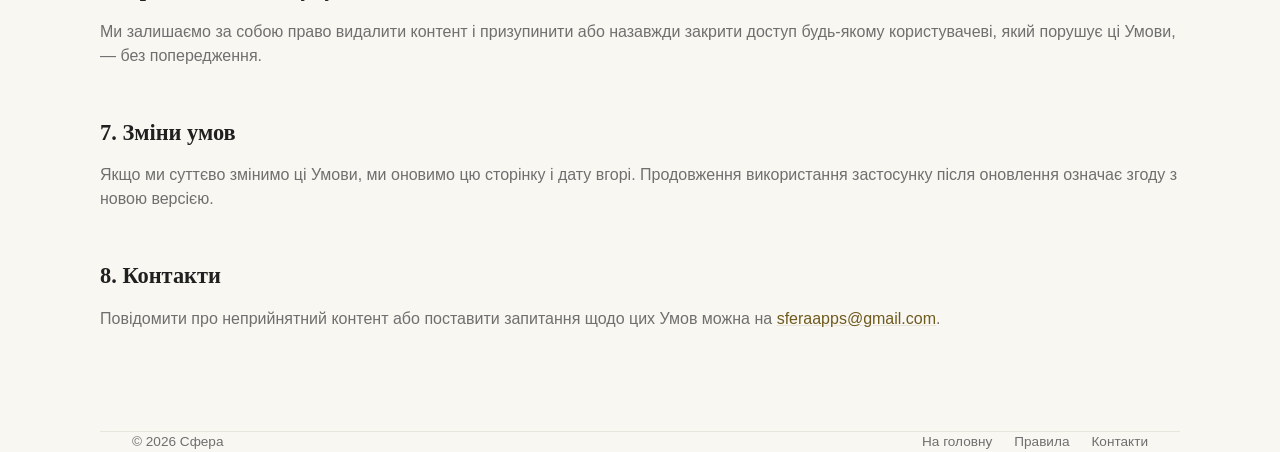
<file: terms.html>
<!doctype html>
<html lang="uk">
<head>
<meta charset="utf-8" />
<title>Умови використання — Сфера</title>
<meta name="description" content="Умови використання застосунку Сфера: правила поведінки, нульова терпимість до неприйнятного контенту та абьюзу, як поскаржитися та заблокувати користувача." />
<meta name="viewport" content="width=device-width, initial-scale=1" />
<link rel="icon" href="assets/favicon-32.png" sizes="32x32" />
<link rel="apple-touch-icon" href="assets/apple-touch-icon.png" />
<link rel="stylesheet" href="assets/style.css" />
</head>
<body>

<div class="wrap nav">
  <a class="brand" href="/">
    <img src="assets/logo-512.png" alt="Сфера" />
    Сфера
  </a>
  <div class="nav-links">
    <a href="index.html#how">Як це працює</a>
    <a href="about.html">Про застосунок</a>
    <a href="privacy.html">Правила</a>
  </div>
</div>

<div class="wrap page-head">
  <span class="eyebrow">Умови використання</span>
  <h1>Умови використання застосунку Сфера</h1>
  <p class="lede">
    Сфера — простір без образ. Тут діє нульова терпимість до неприйнятного
    контенту та абьюзивної поведінки.
  </p>
  <p class="updated">Востаннє оновлено: 4 серпня 2026 р.</p>
</div>

<div class="wrap content">
  <h2>1. Прийняття умов</h2>
  <p>Створюючи акаунт або користуючись застосунком <strong>Сфера</strong>, ви приймаєте ці Умови використання та <a href="privacy.html">Політику конфіденційності</a>. Якщо ви не згодні з ними — будь ласка, не користуйтесь застосунком.</p>

  <h2>2. Нульова терпимість до неприйнятного контенту та абьюзу</h2>
  <p>У Сфері діє <strong>нульова терпимість до образливого контенту та абьюзивних користувачів</strong>. Заборонено створювати, надсилати чи поширювати контент, який:</p>
  <ul>
    <li>ображає, переслідує, цькує чи погрожує іншим людям;</li>
    <li>містить мову ворожнечі, дискримінацію чи заклики до насильства;</li>
    <li>є сексуально відвертим, жорстоким або іншим чином неприйнятним;</li>
    <li>є незаконним, шахрайським або порушує права інших осіб;</li>
    <li>видає вас за іншу людину або є спамом.</li>
  </ul>
  <p>Ми <strong>видаляємо</strong> такий контент і <strong>блокуємо</strong> користувачів, які порушують ці правила.</p>

  <h2>3. Спілкування лише за згодою</h2>
  <p>Особистий чат у Сфері відкривається <strong>лише коли обидва користувачі підморгнули одне одному</strong> (взаємна згода). Публічної стрічки, груп чи небажаних повідомлень у застосунку немає.</p>

  <h2>4. Скарги та блокування</h2>
  <p>Кожен користувач має інструменти захисту:</p>
  <ul>
    <li><strong>Поскаржитися</strong> на контент чи поведінку — кнопкою «Поскаржитися» на картці контакту та в меню «⋮» у чаті;</li>
    <li><strong>Заблокувати</strong> співрозмовника — у меню «⋮» у чаті; після блокування він більше не зможе вам писати.</li>
  </ul>
  <p>Ми розглядаємо скарги <strong>протягом 24 годин</strong>, видаляємо неприйнятний контент і за потреби назавжди обмежуємо доступ порушника до застосунку.</p>

  <h2>5. Правила поведінки</h2>
  <p>Користуючись Сферою, ви погоджуєтесь:</p>
  <ul>
    <li>вказувати правдиву інформацію про себе — не видавати себе за іншу людину і не створювати фейкові профілі;</li>
    <li>не використовувати застосунок для переслідування, цькування, спаму чи будь-якої незаконної діяльності;</li>
    <li>поважати рішення інших людей приховати себе з видимості чи відхилити запит контакту;</li>
    <li>не намагатися обходити технічні обмеження застосунку.</li>
  </ul>

  <h2>6. Припинення доступу</h2>
  <p>Ми залишаємо за собою право видалити контент і призупинити або назавжди закрити доступ будь-якому користувачеві, який порушує ці Умови, — без попередження.</p>

  <h2>7. Зміни умов</h2>
  <p>Якщо ми суттєво змінимо ці Умови, ми оновимо цю сторінку і дату вгорі. Продовження використання застосунку після оновлення означає згоду з новою версією.</p>

  <h2>8. Контакти</h2>
  <p>Повідомити про неприйнятний контент або поставити запитання щодо цих Умов можна на <a href="mailto:sferaapps@gmail.com">sferaapps@gmail.com</a>.</p>
</div>

<footer class="wrap">
  <div>© 2026 Сфера</div>
  <div class="foot-links">
    <a href="index.html">На головну</a>
    <a href="privacy.html">Правила</a>
    <a href="mailto:sferaapps@gmail.com">Контакти</a>
  </div>
</footer>

</body>
</html>
</file>
<file: assets/style.css>
:root {
  --bg: #f8f7f2;
  --surface: #ffffff;
  --ink: #202020;
  --ink-soft: #6f6f6f;
  --divider: #e8e5dd;
  --accent: #d9b95e;
  --accent-deep: #6f5a1e;
  --accent-deep-hover: #5c4a19;
  --ring: 217, 185, 94;
  --shadow: 0 1px 2px rgba(32, 32, 32, 0.04), 0 12px 32px -12px rgba(32, 32, 32, 0.14);
}

@media (prefers-color-scheme: dark) {
  :root {
    --bg: #0a0a0c;
    --surface: #1c1b1a;
    --ink: #f2f0ea;
    --ink-soft: #a8a29b;
    --divider: #2a2926;
    --accent: #d4af37;
    --accent-deep: #d4af37;
    --accent-deep-hover: #e3c24f;
    --ring: 212, 175, 55;
    --shadow: 0 1px 2px rgba(0, 0, 0, 0.3), 0 20px 48px -20px rgba(0, 0, 0, 0.65);
  }
}
:root[data-theme="dark"] {
  --bg: #0a0a0c;
  --surface: #1c1b1a;
  --ink: #f2f0ea;
  --ink-soft: #a8a29b;
  --divider: #2a2926;
  --accent: #d4af37;
  --accent-deep: #d4af37;
  --accent-deep-hover: #e3c24f;
  --ring: 212, 175, 55;
  --shadow: 0 1px 2px rgba(0, 0, 0, 0.3), 0 20px 48px -20px rgba(0, 0, 0, 0.65);
}
:root[data-theme="light"] {
  --bg: #f8f7f2;
  --surface: #ffffff;
  --ink: #202020;
  --ink-soft: #6f6f6f;
  --divider: #e8e5dd;
  --accent: #d9b95e;
  --accent-deep: #6f5a1e;
  --accent-deep-hover: #5c4a19;
  --ring: 217, 185, 94;
  --shadow: 0 1px 2px rgba(32, 32, 32, 0.04), 0 12px 32px -12px rgba(32, 32, 32, 0.14);
}

* { box-sizing: border-box; }

html { scroll-behavior: smooth; }

body {
  margin: 0;
  background: var(--bg);
  color: var(--ink);
  font-family: -apple-system, "SF Pro Text", "Segoe UI", Roboto, "Helvetica Neue", Arial, sans-serif;
  -webkit-font-smoothing: antialiased;
  line-height: 1.5;
  overflow-x: hidden;
  transition: background 0.3s ease, color 0.3s ease;
}

h1, h2, h3 { font-family: "New York", "Iowan Old Style", "Palatino Linotype", Georgia, serif; font-weight: 600; text-wrap: balance; margin: 0; }

.eyebrow {
  font-size: 0.72rem;
  letter-spacing: 0.16em;
  text-transform: uppercase;
  color: var(--accent-deep);
  font-weight: 600;
}

a { color: inherit; }

button, .btn {
  font-family: inherit;
  cursor: pointer;
  border: none;
}

.wrap {
  max-width: 1080px;
  margin: 0 auto;
  padding: 0 32px;
}

/* ---------- nav ---------- */
.nav {
  display: flex;
  align-items: center;
  justify-content: space-between;
  padding: 28px 0;
}
.brand {
  display: flex;
  align-items: center;
  gap: 12px;
  font-family: "New York", "Iowan Old Style", Georgia, serif;
  font-weight: 600;
  font-size: 1.15rem;
  letter-spacing: 0.01em;
  text-decoration: none;
}
.brand img { width: 34px; height: 34px; border-radius: 9px; display: block; }
.nav-links {
  display: flex;
  gap: 28px;
  font-size: 0.92rem;
  color: var(--ink-soft);
}
.nav-links a { text-decoration: none; }
.nav-links a:hover, .nav-links a[aria-current="page"] { color: var(--ink); }

/* ---------- hero ---------- */
.hero {
  display: grid;
  grid-template-columns: 1.05fr 0.95fr;
  gap: 56px;
  align-items: center;
  padding: 56px 0 96px;
}
.hero h1 {
  font-size: clamp(2.3rem, 4.4vw, 3.4rem);
  line-height: 1.08;
  letter-spacing: -0.01em;
}
.hero h1 em {
  font-style: normal;
  color: var(--accent-deep);
}
.hero p.lede {
  margin: 22px 0 0;
  font-size: 1.08rem;
  color: var(--ink-soft);
  max-width: 46ch;
}
.hero-actions {
  display: flex;
  align-items: center;
  gap: 18px;
  margin-top: 34px;
  flex-wrap: wrap;
}
.btn-primary {
  background: var(--accent-deep);
  color: #f7f2e2;
  padding: 15px 30px;
  border-radius: 999px;
  font-size: 1rem;
  font-weight: 600;
  box-shadow: var(--shadow);
  transition: background 0.15s ease, transform 0.15s ease;
  display: inline-flex;
  align-items: center;
  gap: 10px;
  text-decoration: none;
}
.btn-primary:hover { background: var(--accent-deep-hover); transform: translateY(-1px); }
.btn-primary:focus-visible { outline: 2px solid var(--accent); outline-offset: 3px; }
.btn-primary svg { width: 18px; height: 18px; }

.status-chip {
  font-size: 0.86rem;
  color: var(--ink-soft);
  display: inline-flex;
  align-items: center;
  gap: 8px;
}
.status-dot {
  width: 7px; height: 7px; border-radius: 50%;
  background: var(--accent-deep);
  box-shadow: 0 0 0 3px rgba(var(--ring), 0.25);
}

.hero-art {
  position: relative;
  display: flex;
  align-items: center;
  justify-content: center;
  aspect-ratio: 1;
}
.orbit {
  position: absolute;
  border-radius: 50%;
  border: 1px solid var(--divider);
  inset: 0;
}
.orbit.o2 { inset: 9%; }
.planet-wrap {
  position: relative;
  width: 46%;
  filter: drop-shadow(0 24px 40px rgba(var(--ring), 0.28));
  animation: float 7s ease-in-out infinite;
}
.planet-wrap img { width: 100%; display: block; }
@keyframes float {
  0%, 100% { transform: translateY(0px); }
  50% { transform: translateY(-10px); }
}
@media (prefers-reduced-motion: reduce) {
  .planet-wrap { animation: none; }
}
.spark {
  position: absolute;
  border-radius: 50%;
  background: var(--surface);
  border: 1px solid var(--divider);
  box-shadow: var(--shadow);
  display: flex;
  align-items: center;
  justify-content: center;
  font-size: 0.78rem;
  font-weight: 600;
  color: var(--ink);
  padding: 10px 16px;
  gap: 8px;
}
.spark.s1 { top: 6%; right: 2%; }
.spark.s2 { bottom: 14%; left: -4%; }
.spark svg { width: 15px; height: 15px; color: var(--accent-deep); flex-shrink: 0; }

/* ---------- section shared ---------- */
section { padding: 88px 0; border-top: 1px solid var(--divider); }
.section-head { max-width: 56ch; margin: 0 0 52px; }
.section-head h2 { font-size: clamp(1.7rem, 3vw, 2.15rem); margin-top: 10px; }
.section-head p { color: var(--ink-soft); margin: 14px 0 0; font-size: 1.02rem; }

/* ---------- how it works ---------- */
.steps {
  display: grid;
  grid-template-columns: repeat(3, 1fr);
  gap: 28px;
}
.step {
  background: var(--surface);
  border: 1px solid var(--divider);
  border-radius: 20px;
  padding: 30px 26px;
}
.step-num {
  font-family: "New York", Georgia, serif;
  font-size: 1.6rem;
  color: var(--accent-deep);
  margin-bottom: 14px;
  display: block;
}
.step h3 { font-size: 1.08rem; margin-bottom: 10px; }
.step p { color: var(--ink-soft); font-size: 0.95rem; margin: 0; }

/* ---------- what it's not ---------- */
.compare {
  display: grid;
  grid-template-columns: repeat(3, 1fr);
  gap: 20px;
}
.compare .card {
  padding: 24px 22px;
  border-radius: 18px;
  background: var(--surface);
  border: 1px solid var(--divider);
}
.compare .card .not { font-size: 0.86rem; color: var(--ink-soft); text-decoration: line-through; text-decoration-color: var(--divider); }
.compare .card .is { font-size: 1.02rem; font-weight: 600; margin-top: 8px; }

/* ---------- privacy teaser (home) ---------- */
.privacy {
  display: grid;
  grid-template-columns: 1fr 1fr;
  gap: 56px;
  align-items: center;
}
.privacy ul { list-style: none; margin: 20px 0 0; padding: 0; display: flex; flex-direction: column; gap: 16px; }
.privacy li { display: flex; gap: 12px; font-size: 0.98rem; align-items: flex-start; }
.privacy li svg { width: 19px; height: 19px; flex-shrink: 0; margin-top: 2px; color: var(--accent-deep); }
.privacy-card {
  background: var(--surface);
  border: 1px solid var(--divider);
  border-radius: 22px;
  padding: 36px;
  box-shadow: var(--shadow);
}
.privacy-card .row { display: flex; justify-content: space-between; align-items: center; padding: 13px 0; border-bottom: 1px solid var(--divider); font-size: 0.94rem; }
.privacy-card .row:last-child { border-bottom: none; }
.toggle { width: 38px; height: 22px; border-radius: 999px; background: var(--accent-deep); position: relative; flex-shrink: 0; }
.toggle::after { content: ""; position: absolute; width: 16px; height: 16px; border-radius: 50%; background: #f7f2e2; top: 3px; right: 3px; }

/* ---------- final cta ---------- */
.cta-final {
  text-align: center;
  padding: 96px 0 110px;
}
.cta-final h2 { font-size: clamp(1.8rem, 3.4vw, 2.5rem); max-width: 22ch; margin: 0 auto; }
.cta-final p { color: var(--ink-soft); margin: 18px auto 0; max-width: 48ch; font-size: 1.02rem; }
.cta-final .btn-primary { margin-top: 32px; }
.langs { margin-top: 22px; font-size: 0.85rem; color: var(--ink-soft); }

footer {
  border-top: 1px solid var(--divider);
  padding: 30px 0 44px;
  display: flex;
  justify-content: space-between;
  align-items: center;
  font-size: 0.85rem;
  color: var(--ink-soft);
}
footer a { text-decoration: none; }
footer a:hover { color: var(--ink); }
.foot-links { display: flex; gap: 22px; }

/* ---------- simple content pages (about / privacy) ---------- */
.page-head {
  padding: 64px 0 40px;
}
.page-head .eyebrow { display: block; margin-bottom: 14px; }
.page-head h1 {
  font-size: clamp(2rem, 4vw, 2.7rem);
  line-height: 1.12;
}
.page-head p.lede {
  margin: 18px 0 0;
  font-size: 1.05rem;
  color: var(--ink-soft);
  max-width: 60ch;
}
.updated {
  margin-top: 18px;
  font-size: 0.85rem;
  color: var(--ink-soft);
}

.content {
  padding: 8px 0 88px;
  border-top: none;
}
.content h2 {
  font-size: 1.4rem;
  margin-top: 48px;
  margin-bottom: 14px;
}
.content h2:first-child { margin-top: 0; }
.content p, .content li {
  color: var(--ink-soft);
  font-size: 1rem;
  margin: 0 0 12px;
}
.content ul { padding-left: 22px; margin: 0 0 16px; }
.content strong { color: var(--ink); }
.content a { color: var(--accent-deep); text-decoration: underline; text-decoration-color: var(--divider); }

.cards-grid {
  display: grid;
  grid-template-columns: repeat(2, 1fr);
  gap: 20px;
  margin: 32px 0 8px;
}
.info-card {
  background: var(--surface);
  border: 1px solid var(--divider);
  border-radius: 18px;
  padding: 26px 24px;
}
.info-card h3 { font-size: 1.02rem; margin-bottom: 8px; }
.info-card p { margin: 0; font-size: 0.94rem; }

.modes-grid {
  display: grid;
  grid-template-columns: repeat(2, 1fr);
  gap: 20px;
  margin: 20px 0 8px;
}
.mode-card {
  background: var(--surface);
  border: 1px solid var(--divider);
  border-radius: 18px;
  padding: 26px 24px;
}
.mode-card .eyebrow { display: block; margin-bottom: 10px; }
.mode-card h3 { font-size: 1.05rem; margin-bottom: 8px; }
.mode-card p { margin: 0; font-size: 0.94rem; }

@media (max-width: 860px) {
  .hero { grid-template-columns: 1fr; padding-top: 24px; }
  .hero-art { order: -1; max-width: 320px; margin: 0 auto; }
  .steps, .compare, .cards-grid, .modes-grid { grid-template-columns: 1fr; }
  .privacy { grid-template-columns: 1fr; gap: 36px; }
  .nav-links { display: none; }
  footer { flex-direction: column; gap: 14px; text-align: center; }
}
</file>
